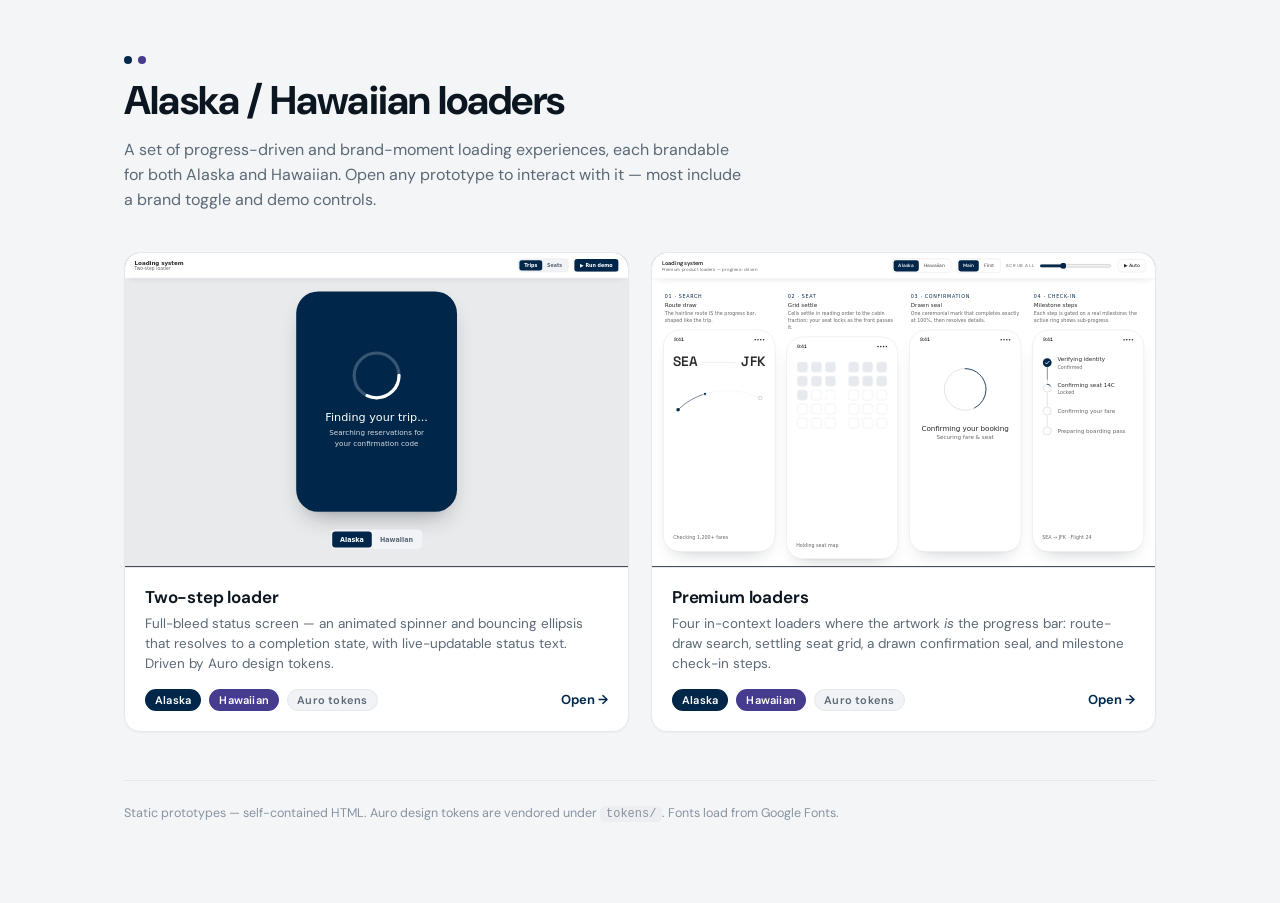
<file: index.html>
<!doctype html>
<html lang="en">
<head>
<meta charset="utf-8" />
<meta name="viewport" content="width=device-width, initial-scale=1" />
<title>Alaska / Hawaiian — Loader prototypes</title>
<style>
@import url('https://fonts.googleapis.com/css2?family=DM+Sans:wght@400;500;600;700&display=swap');
:root{
  --ink:#0b1620; --ink-2:#5b6976; --ink-3:#8793a0;
  --line:#e5e8ec; --surface:#ffffff; --bg:#f4f5f7;
  --alaska:#00274a; --hawaiian:#463c8f;
  --ease:cubic-bezier(.22,1,.36,1);
  --font:"DM Sans",system-ui,-apple-system,"Segoe UI",Roboto,sans-serif;
}
*{box-sizing:border-box}
html,body{margin:0}
body{font-family:var(--font);background:var(--bg);color:var(--ink);-webkit-font-smoothing:antialiased}

.wrap{max-width:1080px;margin:0 auto;padding:56px 24px 80px}
header .ey{display:flex;gap:6px}  /* quiet dual-brand marker in place of a label */
header .ey span{width:8px;height:8px;border-radius:50%}
header .ey span:first-child{background:var(--alaska)}
header .ey span:last-child{background:var(--hawaiian)}
header h1{font-size:clamp(28px,4vw,40px);font-weight:700;letter-spacing:-.02em;margin:10px 0 12px}
header p{font-size:16px;color:var(--ink-2);max-width:620px;line-height:1.55;margin:0}

.grid{display:grid;grid-template-columns:repeat(2,1fr);gap:22px;margin-top:40px}
@media(max-width:720px){.grid{grid-template-columns:1fr}}

.card{
  display:flex;flex-direction:column;background:var(--surface);border:1px solid var(--line);
  border-radius:16px;overflow:hidden;text-decoration:none;color:inherit;
  box-shadow:0 1px 2px rgba(11,22,32,.04);
  transition:transform .2s var(--ease),box-shadow .2s var(--ease),border-color .2s var(--ease);
}
.card:hover{transform:translateY(-3px);box-shadow:0 22px 44px -26px rgba(11,22,32,.4);border-color:#d6dbe1}
.card:focus-visible{outline:2px solid var(--alaska);outline-offset:2px}

/* live, scaled-down preview: iframe sized 1/scale then scaled to fill the thumb */
.thumb{position:relative;aspect-ratio:16/10;overflow:hidden;background:#0e1420;border-bottom:1px solid var(--line)}
.thumb iframe{position:absolute;top:0;left:0;width:250%;height:250%;border:0;
  transform:scale(.4);transform-origin:top left;pointer-events:none}
.thumb .veil{position:absolute;inset:0;background:transparent} /* swallow clicks */

.body{padding:18px 20px 20px}
.body h2{font-size:17px;font-weight:650;letter-spacing:-.01em;margin:0 0 6px}
.body p{font-size:13.5px;line-height:1.5;color:var(--ink-2);margin:0 0 14px}
.meta{display:flex;align-items:center;gap:8px;flex-wrap:wrap}
.tag{font-size:11px;font-weight:600;letter-spacing:.02em;color:var(--ink-2);
  background:#f1f3f6;border:1px solid var(--line);border-radius:999px;padding:3px 9px}
.tag.ala{color:#fff;background:var(--alaska);border-color:transparent}
.tag.haw{color:#fff;background:var(--hawaiian);border-color:transparent}
.open{margin-left:auto;font-size:13px;font-weight:650;color:var(--alaska)}
.card:hover .open{text-decoration:underline}

footer{margin-top:48px;padding-top:22px;border-top:1px solid var(--line);
  font-size:12.5px;color:var(--ink-3);line-height:1.6}
footer code{background:#eceef1;padding:1px 6px;border-radius:5px;font-size:12px}
</style>
</head>
<body>
<div class="wrap">
  <header>
    <div class="ey" aria-hidden="true"><span></span><span></span></div>
    <h1>Alaska / Hawaiian loaders</h1>
    <p>A set of progress-driven and brand-moment loading experiences, each brandable for both Alaska and Hawaiian. Open any prototype to interact with it — most include a brand toggle and demo controls.</p>
  </header>

  <div class="grid">

    <a class="card" href="two-step-loader.html">
      <div class="thumb"><iframe src="two-step-loader.html" title="Two-step loader" loading="lazy" scrolling="no"></iframe><span class="veil"></span></div>
      <div class="body">
        <h2>Two-step loader</h2>
        <p>Full-bleed status screen — an animated spinner and bouncing ellipsis that resolves to a completion state, with live-updatable status text. Driven by Auro design tokens.</p>
        <div class="meta"><span class="tag ala">Alaska</span><span class="tag haw">Hawaiian</span><span class="tag">Auro tokens</span><span class="open">Open →</span></div>
      </div>
    </a>

    <a class="card" href="premium-loaders.html">
      <div class="thumb"><iframe src="premium-loaders.html" title="Premium loaders" loading="lazy" scrolling="no"></iframe><span class="veil"></span></div>
      <div class="body">
        <h2>Premium loaders</h2>
        <p>Four in-context loaders where the artwork <em>is</em> the progress bar: route-draw search, settling seat grid, a drawn confirmation seal, and milestone check-in steps.</p>
        <div class="meta"><span class="tag ala">Alaska</span><span class="tag haw">Hawaiian</span><span class="tag">Auro tokens</span><span class="open">Open →</span></div>
      </div>
    </a>

  </div>

  <footer>
    Static prototypes — self-contained HTML. Auro design tokens are vendored under <code>tokens/</code>.
    Fonts load from Google Fonts.
  </footer>
</div>
</body>
</html>
</file>
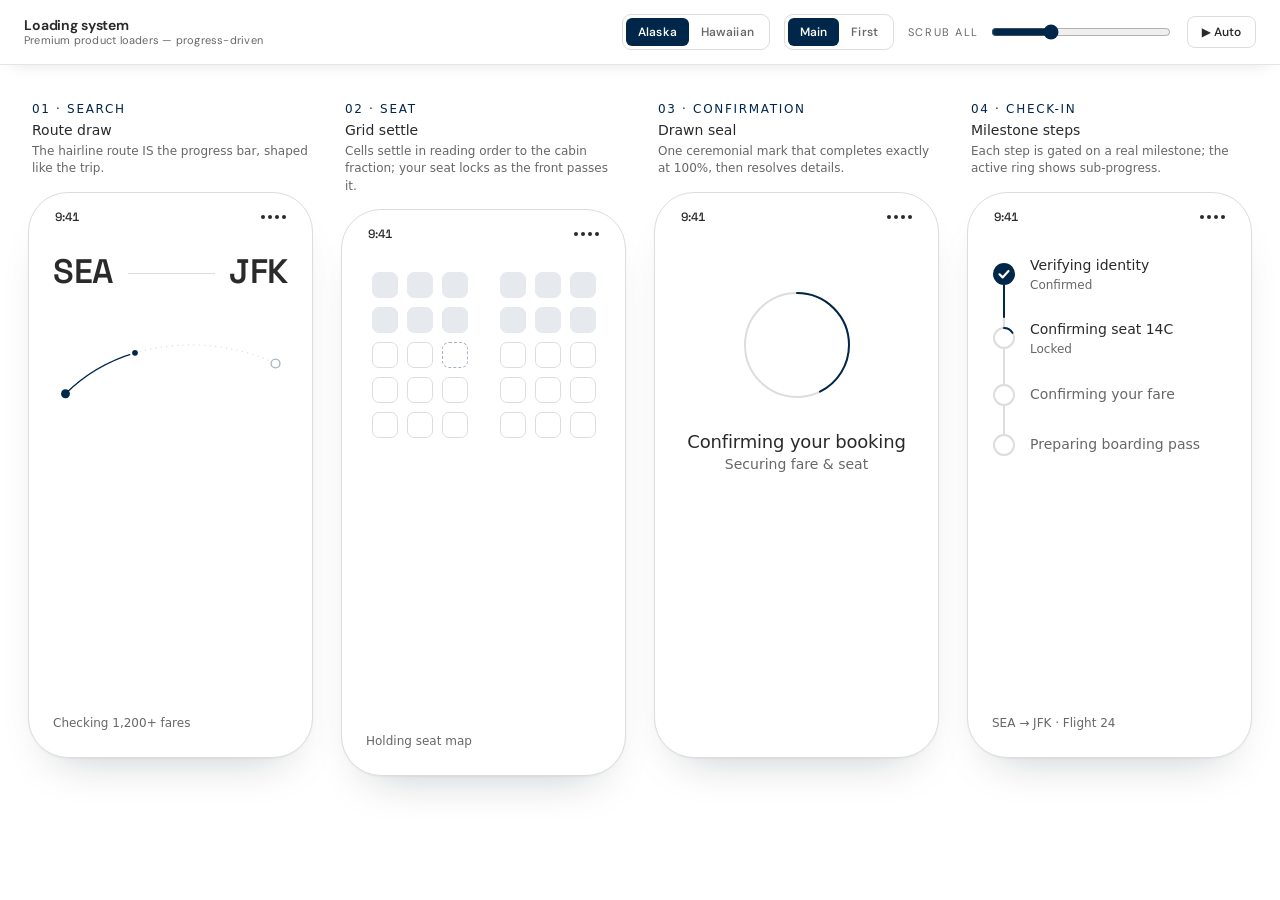
<file: premium-loaders.html>
<!doctype html>
<html lang="en">
<head>
<meta charset="utf-8" />
<meta name="viewport" content="width=device-width, initial-scale=1" />
<title>Premium loaders — Alaska / Hawaiian</title>
<style>
@import url('https://fonts.googleapis.com/css2?family=DM+Sans:wght@400;500;600&family=Space+Grotesk:wght@400;500;600;700&display=swap');
/* Auro colour tokens (vendored + pinned), scoped by data-brand */
@import url("./tokens/auro--alaska.css");
@import url("./tokens/auro--hawaiian.css");
@import url("./tokens/auro-type.css");   /* body-* / heading-* classes */
/* ============================================================
   PROGRESS-DRIVEN LOADER SYSTEM
   ------------------------------------------------------------
   The single source of truth for every screen is a number p in
   [0,1] that stands in for a REAL progress signal (fetch/XHR
   progress events, a server-sent milestone stream, etc.).
   Nothing animates on its own clock: every drawn line, checked
   step, revealed field and grid cell is a pure function of p.
   The rAF loop below only ADVANCES p (simulating the network);
   render*() functions never invent motion of their own.
   ============================================================ */

:root{
  /* colours sourced from Auro tokens (surface-inverse resolves per data-brand);
     brand tints derived from surface-inverse; fonts kept local */
  --accent:var(--ds-basic-color-surface-inverse,#00274a);
  --accent-tint:color-mix(in srgb,var(--ds-basic-color-surface-inverse,#00274a) 10%,var(--ds-basic-color-surface-default,#fff));
  --accent-soft:color-mix(in srgb,var(--ds-basic-color-surface-inverse,#00274a) 35%,var(--ds-basic-color-surface-default,#fff));
  --on-accent:var(--ds-basic-color-texticon-inverse,#fff);

  --ink:var(--ds-basic-color-texticon-default,#2a2a2a);
  --ink-2:var(--ds-basic-color-texticon-muted,#676767);
  --ink-3:var(--ds-basic-color-texticon-muted,#676767);
  --line:var(--ds-basic-color-border-subtle,#ddd);
  --line-2:var(--ds-basic-color-border-subtle,#ddd);
  --surface:var(--ds-basic-color-surface-default,#fff);
  --bg:var(--ds-basic-color-page-background-default,#fff);

  --ease:cubic-bezier(.22,1,.36,1);
  --ease-out:cubic-bezier(.16,1,.3,1);
  --font:"DM Sans",system-ui,-apple-system,"Segoe UI",Roboto,sans-serif;
  --font-display:"Space Grotesk",system-ui,sans-serif;  /* numerics & station codes carry the identity */
}

*{box-sizing:border-box}
html,body{margin:0}
body{
  font-family:var(--font);
  background:var(--bg);
  color:var(--ink);
  -webkit-font-smoothing:antialiased;
  text-rendering:optimizeLegibility;
}
.tnum{font-family:var(--font-display);font-variant-numeric:tabular-nums;font-feature-settings:"tnum" 1}

/* ---------- page chrome ---------- */
.top{
  position:sticky;top:0;z-index:10;
  display:flex;align-items:center;gap:16px;flex-wrap:wrap;
  padding:14px 24px;
  background:#fff;border-bottom:1px solid #e2e5ea;
  box-shadow:0 6px 20px -12px rgba(11,22,32,.22);
}
.brandmark{display:flex;flex-direction:column;line-height:1.1}
.brandmark b{font-size:14px;font-weight:650;letter-spacing:-.01em}
.brandmark span{font-size:11px;color:var(--ink-2);letter-spacing:.02em}

.controls{display:flex;align-items:center;gap:14px;margin-left:auto;flex-wrap:wrap}
.seg{display:inline-flex;background:var(--surface);border:1px solid var(--line);border-radius:9px;padding:3px}
.seg button{
  font:inherit;font-size:12px;font-weight:550;letter-spacing:.01em;
  border:0;background:transparent;color:var(--ink-2);
  padding:6px 12px;border-radius:6px;cursor:pointer;transition:.18s var(--ease);
}
.seg button[aria-pressed="true"]{background:var(--accent);color:var(--on-accent)}

.scrub{display:flex;align-items:center;gap:10px}
.scrub label{font-size:11px;letter-spacing:.14em;text-transform:uppercase;color:var(--ink-3)}
.scrub input[type=range]{width:180px;accent-color:var(--accent)}
.btn{
  font:inherit;font-size:12px;font-weight:550;
  border:1px solid var(--line);background:var(--surface);color:var(--ink);
  padding:7px 14px;border-radius:8px;cursor:pointer;transition:.18s var(--ease);
}
.btn:hover{border-color:var(--accent-soft)}
.btn:focus-visible,.seg button:focus-visible,input:focus-visible{
  outline:2px solid var(--accent);outline-offset:2px;
}

/* ---------- grid of phones ---------- */
.stage{
  display:grid;gap:34px 28px;
  grid-template-columns:repeat(4,minmax(0,1fr));
  max-width:1420px;margin:0 auto;padding:36px 28px 80px;
}
@media(max-width:1180px){.stage{grid-template-columns:repeat(2,1fr)}}
@media(max-width:620px){.stage{grid-template-columns:1fr;justify-items:center}}

.cell{display:flex;flex-direction:column;gap:14px;min-width:0}
.cap{display:flex;flex-direction:column;gap:3px;padding:0 4px}
.cap .k{letter-spacing:.14em;text-transform:uppercase;color:var(--accent)}  /* size/weight → .body-xs-emphasized */
.cap .d{color:var(--ink-2);line-height:1.45}                                /* size → .body-xs */

/* ---------- phone frame ---------- */
.phone{
  width:100%;max-width:312px;aspect-ratio:312/620;align-self:center;
  background:var(--surface);
  border:1px solid var(--line);
  border-radius:40px;
  box-shadow:0 1px 2px rgba(11,22,32,.04),0 24px 48px -28px rgba(11,22,32,.28);
  overflow:hidden;display:flex;flex-direction:column;
}
.screen{flex:1;display:flex;flex-direction:column;padding:0 24px 26px;min-height:0}

/* status bar */
.sb{display:flex;align-items:center;justify-content:space-between;padding:16px 2px 0;color:var(--ink)}
.sb .sig{display:flex;gap:3px}
.sb .sig i{width:4px;height:4px;border-radius:50%;background:var(--ink);display:block}

.ey{letter-spacing:.16em;text-transform:uppercase;color:var(--ink-2)}  /* size/weight → .body-xs-emphasized */
.foot-pct{margin-top:auto;display:flex;align-items:baseline;justify-content:space-between}
.foot-pct .note{color:var(--ink-2)}                                    /* size → .body-xs */

/* reduced-motion: kill all decorative transitions, keep end-state */
@media (prefers-reduced-motion: reduce){
  *{transition:none!important;animation:none!important}
}

/* ============================================================
   1 · SEARCH — route draw
   ============================================================ */
.s-head{margin-top:30px}
.s-route{
  display:flex;align-items:baseline;gap:14px;margin-top:0;
  font-family:var(--font-display);font-weight:600;letter-spacing:-.02em;
}
.s-route .code{font-size:34px;line-height:1}
.s-route .arrow{flex:1;height:1px;background:var(--line);position:relative;top:-9px}
.s-svg{margin-top:30px;width:100%}
.s-svg .track{fill:none;stroke:var(--line);stroke-width:1.5;stroke-dasharray:.1 6;stroke-linecap:round}  /* dotted flight-path guide */
.s-svg .draw{fill:none;stroke:var(--accent);stroke-width:1.5;stroke-linecap:round}
.s-svg .o{fill:var(--accent)}
.s-svg .d{fill:var(--surface);stroke:var(--accent-soft);stroke-width:1.5;transition:fill .25s var(--ease),stroke .25s var(--ease)}
.s-svg.done .d{fill:var(--accent);stroke:var(--accent)}
/* arrival ring — same soft treatment as the seat lock / seal bloom */
.s-svg .s-ping{fill:none;stroke:var(--accent);stroke-width:1.5;opacity:0;transform-box:fill-box;transform-origin:center;pointer-events:none}
.s-svg.done .s-ping{animation:sping .55s var(--ease-out) both}
@keyframes sping{0%{opacity:.3;transform:scale(1)}100%{opacity:0;transform:scale(1.5)}}
.s-svg .node{fill:var(--accent);stroke:var(--surface);stroke-width:2.5}

/* ============================================================
   2 · CHECK-IN — sequential steps
   ============================================================ */
.c-head{margin-top:30px}
.c-list{margin-top:17px;display:flex;flex-direction:column;position:relative}
.c-spine{position:absolute;left:11px;top:25px;bottom:25px;width:2px;background:var(--line-2);border-radius:2px;overflow:hidden}
.c-spine i{position:absolute;inset:0 0 auto 0;height:0;background:var(--accent);border-radius:2px;transition:height .45s var(--ease)}
.c-step{display:flex;align-items:center;gap:14px;padding:13px 0;position:relative;z-index:1}
.c-ind{width:24px;height:24px;flex:none;position:relative}
.c-ind .bg{fill:var(--surface)}
.c-ind .ring{fill:none;stroke:var(--line);stroke-width:2}
.c-ind .arc{fill:none;stroke:var(--accent);stroke-width:2;stroke-linecap:round;
  transform:rotate(-90deg);transform-origin:center;opacity:0}
.c-ind .disc{fill:var(--accent);opacity:0;transform:scale(.4);transform-origin:center;transition:.26s var(--ease)}
.c-ind .tick{fill:none;stroke:var(--on-accent);stroke-width:2.2;stroke-linecap:round;stroke-linejoin:round;opacity:0}
.c-step.active .arc{opacity:1}
.c-step.done .disc{opacity:1;transform:scale(1)}
.c-step.done .tick{opacity:1}
.c-step.done .ring{opacity:0}
.c-lab{display:flex;flex-direction:column;gap:2px;min-width:0}
.c-lab b{color:var(--ink-3);transition:color .25s var(--ease)}                          /* size/weight → .body-sm-emphasized */
.c-lab span{color:var(--ink-3);opacity:0;height:0;transition:opacity .25s var(--ease)}  /* size → .body-xs */
.c-step.active .c-lab b,.c-step.done .c-lab b{color:var(--ink)}
.c-step.active .c-lab span,.c-step.done .c-lab span{opacity:1;height:auto}

/* ============================================================
   3 · CONFIRMATION — drawn seal
   ============================================================ */
.f-screen{align-items:center;text-align:center}
.f-seal{margin:auto 0;display:flex;flex-direction:column;align-items:center;gap:26px}
.f-mark{position:relative;display:grid;place-items:center}
/* stamp-press: the seal presses in and settles once the ring closes */
.f-screen.done .f-svg{animation:stamp .5s var(--ease) both}
@keyframes stamp{0%{transform:scale(1)}42%{transform:scale(.98)}100%{transform:scale(1)}}
/* shadow bloom / impact wave radiating from the seal */
.f-ping{position:absolute;width:104px;height:104px;border-radius:50%;border:1.5px solid var(--accent);opacity:0;pointer-events:none}
.f-screen.done .f-ping{animation:ping .58s var(--ease-out) .04s both}
@keyframes ping{0%{opacity:.3;transform:scale(1)}100%{opacity:0;transform:scale(1.15)}}  /* smaller factor — the seal ring is large, so this matches the others' pixel bloom */
.f-svg .track{fill:none;stroke:var(--line);stroke-width:2}
.f-svg .ringdraw{fill:none;stroke:var(--accent);stroke-width:2;stroke-linecap:round;
  transform:rotate(-90deg);transform-origin:center}
.f-svg .check{fill:none;stroke:var(--accent);stroke-width:3;stroke-linecap:round;stroke-linejoin:round;
  transition:stroke-dashoffset .55s var(--ease) .14s}
.f-txt b{letter-spacing:-.01em;display:block}   /* family/size/weight → .heading-2xs */
.f-txt .sub{color:var(--ink-2);margin-top:6px}  /* size → .body-sm */
.f-reveal{margin:auto 0 6px;width:100%;
  opacity:0;transform:translateY(8px);transition:.4s var(--ease-out);pointer-events:none}
.f-screen.done .f-reveal{opacity:1;transform:none}
.f-row{display:flex;justify-content:space-between;padding:11px 0;border-top:1px solid var(--line-2)}  /* size → .body-sm */
.f-row span:first-child{color:var(--ink-2)}
.f-row span:last-child{font-weight:560}

/* ============================================================
   4 · SEAT — grid settle
   ============================================================ */
.t-head{margin-top:30px}
.t-grid-wrap{margin:30px auto 0;display:flex;justify-content:center}
.t-grid{display:grid;grid-template-columns:repeat(3,1fr) 14px repeat(3,1fr);gap:9px}
.t-seat{width:var(--seat,26px);height:var(--seat,26px);border-radius:var(--seat-r,7px);background:var(--surface);border:1.5px solid var(--line-2);position:relative;
  transition:background .22s var(--ease),border-color .22s var(--ease),transform .22s var(--ease)}
.t-aisle{width:14px}
/* each cell springs in as the cabin sweep reaches it */
.t-seat.settled{background:var(--accent-tint);border-color:var(--accent-tint);animation:seatpop .34s var(--ease) both}
@keyframes seatpop{0%{transform:scale(.5)}62%{transform:scale(1.08)}100%{transform:scale(1)}}
.t-seat.chosen{border-color:var(--accent-soft);border-style:dashed}
.t-seat.chosen::after{content:"";position:absolute;inset:-1px;border-radius:calc(var(--seat-r,7px) + 1px);border:1.5px solid var(--accent);opacity:0;pointer-events:none}
.t-seat.locked{background:var(--accent);border-color:var(--accent);border-style:solid;
  box-shadow:0 6px 14px -6px color-mix(in srgb,var(--accent) 60%,transparent)}
/* lock ceremony: a subtle ring pings out from the chosen seat */
.t-seat.locked::after{animation:seatping .55s var(--ease-out) both}
@keyframes seatping{0%{opacity:.3;transform:scale(1)}100%{opacity:0;transform:scale(1.5)}}
.t-reveal{margin-top:26px;text-align:center;opacity:0;transform:translateY(6px);transition:.32s var(--ease-out)}
.t-screen.done .t-reveal{opacity:1;transform:none}
.t-reveal span{display:block;color:var(--ink-2);margin-top:3px;letter-spacing:.02em}  /* b → .body-default-emphasized; span → .body-xs */
</style>
</head>
<body>

<header class="top">
  <div class="brandmark">
    <b>Loading system</b>
    <span>Premium product loaders — progress-driven</span>
  </div>
  <div class="controls">
    <div class="seg" role="group" aria-label="Brand">
      <button id="bAla" aria-pressed="true">Alaska</button>
      <button id="bHaw" aria-pressed="false">Hawaiian</button>
    </div>
    <div class="seg" role="group" aria-label="Cabin">
      <button id="cMain" aria-pressed="true">Main</button>
      <button id="cFirst" aria-pressed="false">First</button>
    </div>
    <div class="scrub">
      <label for="master">Scrub all</label>
      <input id="master" type="range" min="0" max="100" value="0" aria-label="Master progress" />
    </div>
    <button class="btn" id="play">▶ Auto</button>
  </div>
</header>

<main class="stage">

  <!-- 1 · SEARCH -->
  <section class="cell">
    <div class="cap">
      <span class="k body-xs-emphasized">01 · Search</span>
      <span class="t body-sm-emphasized">Route draw</span>
      <span class="d body-xs">The hairline route IS the progress bar, shaped like the trip.</span>
    </div>
    <div class="phone"><div class="screen" id="sScreen" role="progressbar" aria-valuemin="0" aria-valuemax="100" aria-valuenow="0" aria-label="Searching flights SEA to JFK">
      <div class="sb"><span class="time tnum body-xs-emphasized">9:41</span><span class="sig"><i></i><i></i><i></i><i></i></span></div>
      <div class="s-head">
        <div class="s-route"><span class="code">SEA</span><span class="arrow"></span><span class="code">JFK</span></div>
      </div>
      <svg class="s-svg" id="sSvg" viewBox="0 0 264 110" aria-hidden="true">
        <path class="track" id="sTrack" d="M14 84 C 80 18, 184 18, 250 50"/>
        <path class="draw"  id="sDraw"  d="M14 84 C 80 18, 184 18, 250 50"/>
        <circle class="o" cx="14" cy="84" r="5"/>
        <circle class="d" id="sDest" cx="250" cy="50" r="5"/>
        <circle class="s-ping" cx="250" cy="50" r="7" fill="none"/>
        <circle class="node" id="sNode" cx="14" cy="84" r="4.5"/>
      </svg>
      <div class="foot-pct">
        <span class="note body-xs" id="sNote">Checking 1,200+ fares</span>
      </div>
    </div></div>
  </section>

  <!-- 2 · SEAT -->
  <section class="cell">
    <div class="cap">
      <span class="k body-xs-emphasized">02 · Seat</span>
      <span class="t body-sm-emphasized">Grid settle</span>
      <span class="d body-xs">Cells settle in reading order to the cabin fraction; your seat locks as the front passes it.</span>
    </div>
    <div class="phone"><div class="screen t-screen" id="tScreen" role="progressbar" aria-valuemin="0" aria-valuemax="100" aria-valuenow="0" aria-label="Saving your seat 14C">
      <div class="sb"><span class="time tnum body-xs-emphasized">9:41</span><span class="sig"><i></i><i></i><i></i><i></i></span></div>
      <div class="t-grid-wrap"><div class="t-grid" id="tGrid"></div></div>
      <div class="t-reveal"><b class="tnum body-default-emphasized" id="tSeatLabel">Seat 14C</b><span class="body-xs" id="tSeatSub">SEA → JFK · Main Cabin</span></div>
      <div class="foot-pct" style="margin-top:auto">
        <span class="note body-xs" id="tNote">Holding seat map</span>
      </div>
    </div></div>
  </section>

  <!-- 3 · CONFIRMATION -->
  <section class="cell">
    <div class="cap">
      <span class="k body-xs-emphasized">03 · Confirmation</span>
      <span class="t body-sm-emphasized">Drawn seal</span>
      <span class="d body-xs">One ceremonial mark that completes exactly at 100%, then resolves details.</span>
    </div>
    <div class="phone"><div class="screen f-screen" id="fScreen" role="progressbar" aria-valuemin="0" aria-valuemax="100" aria-valuenow="0" aria-label="Confirming your booking">
      <div class="sb" style="width:100%"><span class="time tnum body-xs-emphasized">9:41</span><span class="sig"><i></i><i></i><i></i><i></i></span></div>
      <div class="f-seal">
        <div class="f-mark">
          <svg class="f-svg" width="118" height="118" viewBox="0 0 118 118" aria-hidden="true">
            <circle class="track" cx="59" cy="59" r="52"/>
            <circle class="ringdraw" id="fRing" cx="59" cy="59" r="52"/>
            <path class="check" id="fCheck" d="M38 60 L53 75 L82 44"/>
          </svg>
          <span class="f-ping" aria-hidden="true"></span>
        </div>
        <div class="f-txt"><b id="fTitle" class="heading-2xs">Confirming your booking</b><span class="sub body-sm" id="fSub">Securing fare &amp; seat</span></div>
      </div>
      <div class="f-reveal">
        <div class="f-row body-sm"><span>Route</span><span>SEA → JFK</span></div>
        <div class="f-row body-sm"><span>Date</span><span>Aug 14, 2026</span></div>
        <div class="f-row body-sm"><span>Confirmation</span><span class="tnum" id="fCode">HKZ8ZQ</span></div>
      </div>
    </div></div>
  </section>

  <!-- 4 · CHECK-IN -->
  <section class="cell">
    <div class="cap">
      <span class="k body-xs-emphasized">04 · Check-in</span>
      <span class="t body-sm-emphasized">Milestone steps</span>
      <span class="d body-xs">Each step is gated on a real milestone; the active ring shows sub-progress.</span>
    </div>
    <div class="phone"><div class="screen" id="cScreen" role="progressbar" aria-valuemin="0" aria-valuemax="100" aria-valuenow="0" aria-label="Checking you in">
      <div class="sb"><span class="time tnum body-xs-emphasized">9:41</span><span class="sig"><i></i><i></i><i></i><i></i></span></div>
      <div class="c-list" id="cList"></div>
      <div class="foot-pct">
        <span class="note body-xs">SEA → JFK · Flight 24</span>
      </div>
    </div></div>
  </section>

</main>

<script>
const RM = window.matchMedia('(prefers-reduced-motion: reduce)').matches;

/* ---------- build dynamic DOM ---------- */
const STEPS = [
  ['Verifying identity','Confirmed'],
  ['Confirming seat 14C','Locked'],
  ['Confirming your fare','Main Cabin'],
  ['Preparing boarding pass','Group C']
];
const cList = document.getElementById('cList');
STEPS.forEach(([t,s])=>{
  const el=document.createElement('div'); el.className='c-step';
  el.innerHTML=`<svg class="c-ind" viewBox="0 0 24 24">
      <circle class="bg"   cx="12" cy="12" r="11"/>
      <circle class="ring" cx="12" cy="12" r="10"/>
      <circle class="arc"  cx="12" cy="12" r="10"/>
      <circle class="disc" cx="12" cy="12" r="11"/>
      <path class="tick" d="M7.5 12.3 L10.6 15.4 L16.5 9"/>
    </svg>
    <span class="c-lab"><b class="body-sm-emphasized">${t}</b><span class="body-xs">${s}</span></span>`;
  cList.appendChild(el);
});
cList.insertAdjacentHTML('afterbegin','<div class="c-spine"><i id="cSpineFill"></i></div>');
const cSteps=[...document.querySelectorAll('.c-step')];
const C_CIRC=2*Math.PI*10;
cSteps.forEach(st=>{const a=st.querySelector('.arc');a.style.strokeDasharray=C_CIRC;});

const tGrid=document.getElementById('tGrid');
// two cabin forms — same colour, different scale & count
const CABIN={
  main:  {rows:5,cols:6,aisle:3,aisleW:14,seat:26,radius:7, gap:9,  chosen:14,label:'14C',klass:'Main Cabin'},
  first: {rows:4,cols:4,aisle:2,aisleW:26,seat:42,radius:12,gap:12, chosen:4, label:'2A', klass:'First Class'}
};
let SEAT_ROWS,SEAT_COLS,SEAT_N,CHOSEN,seats,orderPos;
function buildSeats(cabin){
  const cfg=CABIN[cabin];
  SEAT_ROWS=cfg.rows; SEAT_COLS=cfg.cols; SEAT_N=SEAT_ROWS*SEAT_COLS; CHOSEN=cfg.chosen;
  tGrid.innerHTML='';
  tGrid.style.gridTemplateColumns=`repeat(${cfg.aisle},1fr) ${cfg.aisleW}px repeat(${SEAT_COLS-cfg.aisle},1fr)`;
  tGrid.style.gap=cfg.gap+'px';
  tGrid.style.setProperty('--seat',cfg.seat+'px');
  tGrid.style.setProperty('--seat-r',cfg.radius+'px');
  seats=[];
  for(let i=0;i<SEAT_N;i++){
    const c=i%SEAT_COLS;
    if(c===cfg.aisle){const a=document.createElement('div');a.className='t-aisle';tGrid.appendChild(a);}
    const s=document.createElement('div'); s.className='t-seat'+(i===CHOSEN?' chosen':'');
    tGrid.appendChild(s); seats.push(s);
  }
  // settle order: front → back with a slight diagonal lean (a cabin sweep, not raster)
  orderPos=new Array(SEAT_N);
  [...Array(SEAT_N).keys()]
    .sort((a,b)=>((a/SEAT_COLS|0)+ (a%SEAT_COLS)*0.14) - ((b/SEAT_COLS|0)+ (b%SEAT_COLS)*0.14))
    .forEach((seatIdx,k)=>orderPos[seatIdx]=k);
  document.getElementById('tSeatLabel').textContent='Seat '+cfg.label;
  document.getElementById('tSeatSub').textContent='SEA → JFK · '+cfg.klass;
}
buildSeats('main');

/* ---------- progress-bound geometry ---------- */
const sDraw=document.getElementById('sDraw'), sTrack=document.getElementById('sTrack');
const sNode=document.getElementById('sNode'), sSvg=document.getElementById('sSvg');
const S_LEN=sTrack.getTotalLength();
sDraw.style.strokeDasharray=S_LEN;
const sNote=document.getElementById('sNote');
let sCountTimer=null, sCounted=false;
function countUp(){
  clearInterval(sCountTimer);
  if(RM){ sNote.textContent='47 flights found'; return; }
  const target=47, dur=850, start=performance.now();
  sCountTimer=setInterval(()=>{
    const t=Math.min(1,(performance.now()-start)/dur), n=Math.round((1-Math.pow(1-t,3))*target);
    sNote.textContent=n+' flights found';
    if(t>=1){ clearInterval(sCountTimer); sNote.textContent='47 flights found'; }
  },40);
}

const fRing=document.getElementById('fRing'), fCheck=document.getElementById('fCheck');
const F_RC=2*Math.PI*52, F_CL=fCheck.getTotalLength();
fRing.style.strokeDasharray=F_RC; fCheck.style.strokeDasharray=F_CL;
fCheck.style.strokeDashoffset=F_CL;   // check starts hidden; drawn on completion

/* confirmation code "data-lock": chars settle left-to-right on completion */
const fCode=document.getElementById('fCode');
const F_CODE='HKZ8ZQ', F_CHARS='ABCDEFGHJKLMNPQRSTUVWXYZ0123456789';
let fCodeTimer=null, fLocked=false;
function lockCode(){
  clearInterval(fCodeTimer);
  if(RM){ fCode.textContent=F_CODE; return; }
  const n=F_CODE.length, perChar=95, start=performance.now();
  fCodeTimer=setInterval(()=>{
    const locked=Math.floor((performance.now()-start)/perChar);
    let s=''; for(let i=0;i<n;i++) s+= i<locked ? F_CODE[i] : F_CHARS[Math.floor(Math.random()*F_CHARS.length)];
    fCode.textContent=s;
    if(locked>=n){ clearInterval(fCodeTimer); fCode.textContent=F_CODE; }
  },45);
}

const clamp=(v,a,b)=>Math.max(a,Math.min(b,v));
function easeLoft(p){                 // quick eased draw over the first/last 20% of the arc, slow loft across the middle 60%
  const a=0.20, t=0.10;              // a: arc split (20%); t: time given to each fast end
  const vM=(1-2*a)/(1-2*t);          // loft (slow) speed across the middle 70%
  const f=u=>a*(3*u*u-2*u*u*u)+t*vM*(u*u*u-u*u);   // ease 0→a, velocity 0→vM
  if(p<t)    return f(p/t);          // first 15%: eased-in, quick
  if(p<=1-t) return a+vM*(p-t);      // middle 70%: slow loft
  return 1-f((1-p)/t);               // last 15%: quick, eased-out (mirror)
}

/* ---------- render: pure functions of p ---------- */
function renderSearch(p){
  const e=easeLoft(clamp(p,0,1)), drawLen=S_LEN*e;
  sDraw.style.strokeDashoffset=S_LEN-drawLen;
  const pt=sTrack.getPointAtLength(drawLen);
  sNode.setAttribute('cx',pt.x); sNode.setAttribute('cy',pt.y);
  const done=p>=0.999; sSvg.classList.toggle('done',done);
  if(done && !sCounted){ sCounted=true; countUp(); }               // count 0→47 once
  else if(!done){ if(sCounted){ sCounted=false; clearInterval(sCountTimer); } sNote.textContent='Checking 1,200+ fares'; }
}
function renderCheckin(p){
  cSteps.forEach((st,i)=>{
    const start=i*0.25, sub=clamp((p-start)/0.25,0,1);
    st.classList.toggle('done',sub>=1);
    st.classList.toggle('active',sub>0&&sub<1);
    st.querySelector('.arc').style.strokeDashoffset=C_CIRC*(1-sub);
  });
  document.getElementById('cSpineFill').style.height=clamp(p,0,1)*100+'%';
}
function renderConfirm(p){
  fRing.style.strokeDashoffset=F_RC*(1-p);
  const done=p>=0.999;
  // the check strokes in only after the ring has closed (see .check CSS transition)
  fCheck.style.strokeDashoffset=done?0:F_CL;
  document.getElementById('fScreen').classList.toggle('done',done);
  document.getElementById('fTitle').textContent=done?'Booking confirmed':'Confirming your booking';
  document.getElementById('fSub').textContent=done?'You’re all set':'Securing fare & seat';
  if(done && !fLocked){ fLocked=true; setTimeout(lockCode,180); }        // lock the code once, on completion
  else if(!done && fLocked){ fLocked=false; clearInterval(fCodeTimer); fCode.textContent=F_CODE; }
}
function renderSeat(p){
  const count=Math.floor(clamp(p,0,1)*SEAT_N+1e-9);
  seats.forEach((s,i)=>s.classList.toggle('settled',orderPos[i]<count));
  seats[CHOSEN].classList.toggle('locked',orderPos[CHOSEN]<count);
  const done=p>=0.999;
  document.getElementById('tScreen').classList.toggle('done',done);
  document.getElementById('tNote').textContent=done?'Seat saved':'Holding seat map';
}
function renderAll(s){
  renderSearch(s[0]);renderCheckin(s[1]);renderConfirm(s[2]);renderSeat(s[3]);
  ['sScreen','cScreen','fScreen','tScreen'].forEach((id,i)=>
    document.getElementById(id).setAttribute('aria-valuenow',Math.round(s[i]*100)));
}

/* ---------- driver: advances p only (simulated network) ---------- */
// per-card pacing: total seconds + a couple of realistic stalls
const cards=[
  {p:0,dur:4.6,holds:[]},   // search: smooth, no hard stalls — motion shaped by easeLoft
  {p:0,dur:5.0,holds:[[.50,.7]]},
  {p:0,dur:3.4,holds:[[.70,.4]]},
  {p:0,dur:3.0,holds:[[.40,.4]]},
];
let mode='auto', last=performance.now(), holdT=[0,0,0,0], doneT=[0,0,0,0];

function tick(now){
  const dt=(now-last)/1000; last=now;
  if(mode==='auto'){
    cards.forEach((c,i)=>{
      if(c.p>=1){ doneT[i]+=dt; if(doneT[i]>1.6){c.p=0;doneT[i]=0;holdT[i]=0;} return; }
      const stall=c.holds.find(([at,len])=>c.p>=at && holdT[i]<len);
      if(stall){ holdT[i]+=dt; }
      else { c.p=clamp(c.p+dt/c.dur,0,1); }
    });
    renderAll(cards.map(c=>c.p));
    syncMaster();
  }
  requestAnimationFrame(tick);
}
function syncMaster(){document.getElementById('master').value=Math.round(cards[0].p*100);}

/* ---------- controls ---------- */
const playBtn=document.getElementById('play'), master=document.getElementById('master');
function setMode(m){
  mode=m;
  playBtn.textContent = m==='auto' ? '▶ Auto' : '⏸ Manual';
  if(m==='auto'){last=performance.now();}
}
playBtn.addEventListener('click',()=>setMode(mode==='auto'?'manual':'auto'));
master.addEventListener('input',()=>{
  setMode('manual');
  const v=master.value/100; cards.forEach(c=>c.p=v); renderAll([v,v,v,v]);
});

function setBrand(b){
  document.documentElement.setAttribute('data-brand',b);
  document.getElementById('bAla').setAttribute('aria-pressed',b==='alaska');
  document.getElementById('bHaw').setAttribute('aria-pressed',b==='hawaiian');
}
document.getElementById('bAla').addEventListener('click',()=>setBrand('alaska'));
document.getElementById('bHaw').addEventListener('click',()=>setBrand('hawaiian'));
setBrand('alaska');

function setCabin(cabin){
  buildSeats(cabin);
  document.getElementById('cMain').setAttribute('aria-pressed',cabin==='main');
  document.getElementById('cFirst').setAttribute('aria-pressed',cabin==='first');
  renderSeat(cards[3].p);   // re-render the seat card at its current progress
}
document.getElementById('cMain').addEventListener('click',()=>setCabin('main'));
document.getElementById('cFirst').addEventListener('click',()=>setCabin('first'));

/* ---------- reduced motion: static end-state, no loop ---------- */
if(RM){
  setMode('manual'); playBtn.disabled=true;
  const frames=[1,1,1,1];          // resolved frames
  cards.forEach((c,i)=>c.p=frames[i]);
  renderAll(frames); master.value=100;
}else{
  requestAnimationFrame(tick);
}
</script>
</body>
</html>
</file>
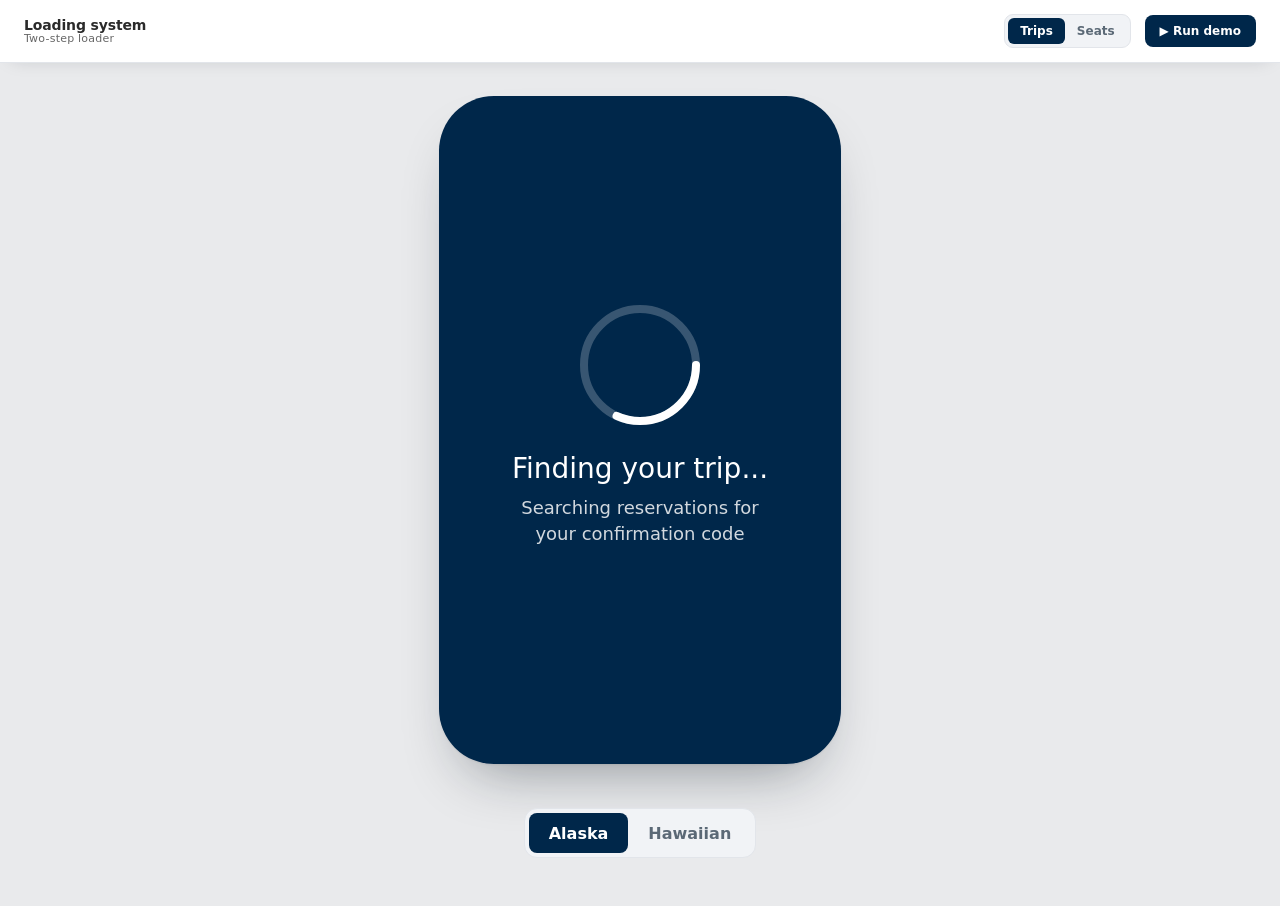
<file: two-step-loader.html>
<!doctype html>
<html lang="en">
<head>
<meta charset="utf-8" />
<meta name="viewport" content="width=device-width, initial-scale=1" />
<title>Two-step loader — Alaska / Hawaiian</title>
<style>
/* Auro design tokens (vendored + pinned) — color & type, scoped by data-brand */
@import url("./tokens/auro--alaska.css");
@import url("./tokens/auro--hawaiian.css");
@import url("./tokens/auro-type.css");   /* .heading-lg / .heading-sm */
/* ============================================================
   TWO-STEP LOADER
   Step 1 (loading): animated spinner + animated ellipsis, with a
     status line that can be updated live while the spinner spins.
   Step 2 (complete): a completion icon (swappable) + message.
   Full-bleed brand field; one token (--accent) swaps the brand.
   ============================================================ */
:root{
  --accent:var(--ds-basic-color-surface-inverse,#00274a);    /* Auro: brand field   */
  --on-accent:var(--ds-basic-color-texticon-inverse,#fff);   /* Auro: text on field */
  --ease:cubic-bezier(.22,1,.36,1);
  --font:var(--ds-basic-type-family-body,"AS Circular"),
         var(--ds-basic-type-family-body-fallback,system-ui,-apple-system,"Segoe UI",Roboto,sans-serif);
}
/* --accent + --font now resolve from the vendored Auro tokens, scoped by data-brand */

*{box-sizing:border-box}
html,body{margin:0}
body{font-family:var(--font);background:#e9eaec;color:#1a2330}

/* ---------- demo chrome ---------- */
.bar{
  position:fixed;top:0;left:0;right:0;z-index:20;
  display:flex;align-items:center;gap:16px;flex-wrap:wrap;
  padding:14px 24px;background:#fff;border-bottom:1px solid #e2e5ea;
  box-shadow:0 6px 20px -12px rgba(11,22,32,.22);
}
.brandmark{display:flex;flex-direction:column;line-height:1.15}
.brandmark b{font-size:14px;font-weight:650;letter-spacing:-.01em;color:var(--ds-basic-color-texticon-default,#2a2a2a)}
.brandmark span{font-size:11px;color:var(--ds-basic-color-texticon-muted,#676767);letter-spacing:.02em}
.controls{display:flex;align-items:center;gap:14px;margin-left:auto;flex-wrap:wrap}
.seg{display:inline-flex;background:#f1f3f6;border:1px solid #e2e5ea;border-radius:9px;padding:3px}
.seg button{font:inherit;font-size:12px;font-weight:600;border:0;background:transparent;color:#5b6976;
  padding:6px 12px;border-radius:6px;cursor:pointer;transition:.16s var(--ease)}
.seg button[aria-pressed="true"]{background:var(--accent);color:#fff}
.ctl{display:flex;align-items:center;gap:8px}
.ctl label{font-size:11px;letter-spacing:.12em;text-transform:uppercase;color:#6c7785}
.btn{font:inherit;font-size:12px;font-weight:600;border:1px solid #d7dbe2;background:#fff;color:#1a2330;
  padding:8px 14px;border-radius:8px;cursor:pointer;transition:.16s var(--ease)}
.btn:hover{border-color:#b9c0cc}
.btn.primary{background:var(--accent);color:#fff;border-color:transparent}
input[type=text],select{font:inherit;font-size:13px;padding:7px 10px;border:1px solid #d7dbe2;border-radius:8px;background:#fff;color:#1a2330}
input[type=text]{width:210px}
.spacer{margin-left:auto}
.bar :focus-visible,.stage :focus-visible{outline:2px solid var(--accent);outline-offset:2px}

/* ---------- the loader in a phone (iPhone 17 Pro — 402 x 874 pt) ---------- */
.panel{min-height:100vh;display:flex;flex-direction:column;align-items:center;justify-content:center;gap:44px;padding:96px 20px 48px}
/* brand toggle under the phone — larger, touch-sized */
.seg.under{flex:none;border-radius:13px;padding:4px}
.seg.under button{height:40px;padding:0 20px;font-size:16px;border-radius:8px}
.field{
  flex:none;width:min(402px,100%);aspect-ratio:402/874;max-height:calc(100vh - 232px);
  background:var(--accent);overflow:hidden;border-radius:55px;
  display:grid;place-items:center;
  transition:background .3s var(--ease);
  box-shadow:0 1px 2px rgba(11,22,32,.06),0 30px 60px -28px rgba(11,22,32,.45);
}
.stage{position:relative;width:100%;height:100%;display:grid;place-items:center;color:var(--on-accent);text-align:center;padding:24px}

/* views cross-fade on state change */
.view{grid-area:1/1;display:flex;flex-direction:column;align-items:center;gap:0;
  transition:opacity .34s var(--ease),transform .34s var(--ease)}
.view.load{opacity:1}
.view.done{opacity:0;transform:translateY(8px);pointer-events:none}
[data-state="complete"] .view.load{opacity:0;transform:translateY(-8px);pointer-events:none}
[data-state="complete"] .view.done{opacity:1;transform:none}

/* ----- spinner ----- */
.spinner{width:140px;height:140px;margin-bottom:16px}
.spinner .track{fill:none;stroke:#fff;stroke-opacity:.22;stroke-width:2.86}
.spinner .head{fill:none;stroke:#fff;stroke-width:2.86;stroke-linecap:round;
  stroke-dasharray:40 200;transform-origin:center;animation:spin .9s linear infinite}
@keyframes spin{to{transform:rotate(360deg)}}

/* type is pinned to its mobile rendering — the Auro classes are fluid on the
   browser viewport, which is the desktop page, not the phone frame */
.title{margin:0;font-size:28px}
.dots{display:inline-flex}
.dots i{font-style:normal;display:inline-block;animation:bounce 1.2s ease-in-out infinite}
.dots i:nth-child(2){animation-delay:.18s}
.dots i:nth-child(3){animation-delay:.36s}
@keyframes bounce{0%,65%,100%{transform:translateY(0)}32%{transform:translateY(-.25em)}}
.sub{color:rgba(255,255,255,.82);margin-top:8px;max-width:100%;font-size:18px;line-height:1.45;text-wrap:balance}

/* small screens: let the subheading wrap, tighten to 16px margins */
@media (max-width:600px){
  .stage{padding:16px}
  .sub{max-width:100%}
}

/* ----- completion mark ----- */
.mark{width:140px;height:140px;margin-bottom:16px}
.mark .ring{fill:none;stroke:#fff;stroke-width:3.43;stroke-dasharray:164;stroke-dashoffset:164;
  transform:rotate(-90deg);transform-origin:center}
[data-state="complete"] .mark .ring{stroke-dashoffset:0;transition:stroke-dashoffset .55s var(--ease)}
.glyph{fill:none;stroke:#fff;stroke-width:3.43;stroke-linecap:round;stroke-linejoin:round;
  opacity:0;transform:scale(.6);transform-origin:center}
[data-state="complete"] .glyph{animation:pop .42s var(--ease) .4s both}
@keyframes pop{from{opacity:0;transform:scale(.6)}to{opacity:1;transform:scale(1)}}

@media (prefers-reduced-motion: reduce){
  .spinner .head{animation:none;stroke-dasharray:40 200}
  .dots i{animation:none}
  .view,.mark .ring,.glyph{transition:none!important;animation:none!important}
  [data-state="complete"] .mark .ring{stroke-dashoffset:0}
  .glyph{opacity:1;transform:none}
}
</style>
</head>
<body>

<header class="bar">
  <div class="brandmark">
    <b>Loading system</b>
    <span>Two-step loader</span>
  </div>
  <div class="controls">
    <div class="seg" role="group" aria-label="Type">
      <button id="tTrips" aria-pressed="true">Trips</button>
      <button id="tSeats" aria-pressed="false">Seats</button>
    </div>
    <button class="btn primary" id="run">▶ Run demo</button>
  </div>
</header>

<main class="panel">
  <div class="field">
    <div class="stage" id="loader" data-state="loading" role="status" aria-live="polite" aria-atomic="true">
      <!-- STEP 1 · LOADING -->
      <div class="view load">
        <svg class="spinner" viewBox="0 0 50 50" aria-hidden="true">
          <circle class="track" cx="25" cy="25" r="20"/>
          <circle class="head"  cx="25" cy="25" r="20"/>
        </svg>
        <p class="title heading-lg"><span id="ldText">Finding your trip</span><span class="dots" aria-hidden="true"><i>.</i><i>.</i><i>.</i></span></p>
        <p class="sub heading-sm" id="ldSub">Searching reservations for your confirmation code</p>
      </div>
      <!-- STEP 2 · COMPLETE -->
      <div class="view done">
        <svg class="mark" viewBox="0 0 60 60" aria-hidden="true">
          <circle class="ring" cx="30" cy="30" r="26"/>
          <g class="glyph" id="glyph"><path d="M19 30.5 l7 7 l14 -15.5"/></g>
        </svg>
        <p class="title heading-lg" id="doneTitle">Trip found</p>
        <p class="sub heading-sm" id="doneSub">Opening your trip details</p>
      </div>
    </div>
  </div>

  <div class="seg under" role="group" aria-label="Brand">
    <button id="bAla" aria-pressed="true">Alaska</button>
    <button id="bHaw" aria-pressed="false">Hawaiian</button>
  </div>
</main>

<script>
const loader   = document.getElementById('loader');
const ldText   = document.getElementById('ldText');
const ldSub    = document.getElementById('ldSub');
const doneTitle= document.getElementById('doneTitle');
const doneSub  = document.getElementById('doneSub');

/* ---- component API ---- */
const Loader = {
  setStatus(text, sub){                 // update while the spinner keeps spinning
    if(text!=null) ldText.textContent = text;
    if(sub!=null)  ldSub.textContent  = sub;
  },
  complete(opts={}){                    // go to step 2
    if(opts.title) doneTitle.textContent = opts.title;
    if(opts.sub!=null) doneSub.textContent = opts.sub;
    loader.dataset.state = 'complete';
  },
  reset(){                              // back to step 1 (re-arms the draw-in)
    loader.dataset.state = 'loading';
  }
};

/* ---- demo chrome ---- */
const bAla=document.getElementById('bAla'), bHaw=document.getElementById('bHaw');
function setPressed(el,v){el.setAttribute('aria-pressed',v);}

function setBrand(b){
  document.documentElement.setAttribute('data-brand',b);
  setPressed(bAla,b==='alaska'); setPressed(bHaw,b==='hawaiian');
}
bAla.onclick=()=>setBrand('alaska');
bHaw.onclick=()=>setBrand('hawaiian');


/* run demo: loops loading (with changing text) -> complete -> hold -> repeat */
const runBtn=document.getElementById('run');
/* two loader types — same structure, different copy */
const TYPES={
  trips:{
    load:{title:'Finding your trip', sub:'Searching reservations for your confirmation code'},
    done:{title:'Trip found',        sub:'Opening your trip details'}
  },
  seats:{
    load:{title:'Getting your seatmap', sub:'Checking which seats are still available'},
    done:{title:'Seatmap ready',        sub:'Choose your seat on the next screen'}
  }
};
let TYPE='trips';
let demoStep=null, demoHold=null, demoOn=false;

function stopDemo(){
  clearTimeout(demoStep); clearTimeout(demoHold);
  demoStep=demoHold=null; demoOn=false;
  runBtn.textContent='▶ Run demo'; runBtn.setAttribute('aria-pressed','false');
}
function runCycle(){
  const t=TYPES[TYPE];
  Loader.reset();
  Loader.setStatus(t.load.title,t.load.sub);
  demoStep=setTimeout(()=>{                          // hold on loading, then resolve
    demoStep=null;
    Loader.complete(t.done);
    if(demoOn) demoHold=setTimeout(runCycle,2200);   // hold on the finished state, then loop
  },3000);
}
runBtn.onclick=()=>{
  if(demoOn){ stopDemo(); return; }
  demoOn=true;
  runBtn.textContent='⏸ Stop'; runBtn.setAttribute('aria-pressed','true');
  runCycle();
};

/* type: swaps the copy set (loading title, subline, completion title) */
function applyType(){
  const t=TYPES[TYPE];
  Loader.setStatus(t.load.title,t.load.sub);
  doneTitle.textContent=t.done.title;
  doneSub.textContent=t.done.sub;
}
function setType(type){
  TYPE=type;
  document.getElementById('tTrips').setAttribute('aria-pressed',type==='trips');
  document.getElementById('tSeats').setAttribute('aria-pressed',type==='seats');
  const wasRunning=demoOn;
  stopDemo();
  applyType();
  if(wasRunning) runBtn.click();          // keep the demo looping across a type change
}
document.getElementById('tTrips').addEventListener('click',()=>setType('trips'));
document.getElementById('tSeats').addEventListener('click',()=>setType('seats'));

setBrand('alaska');
setType('trips');
</script>
</body>
</html>
</file>
